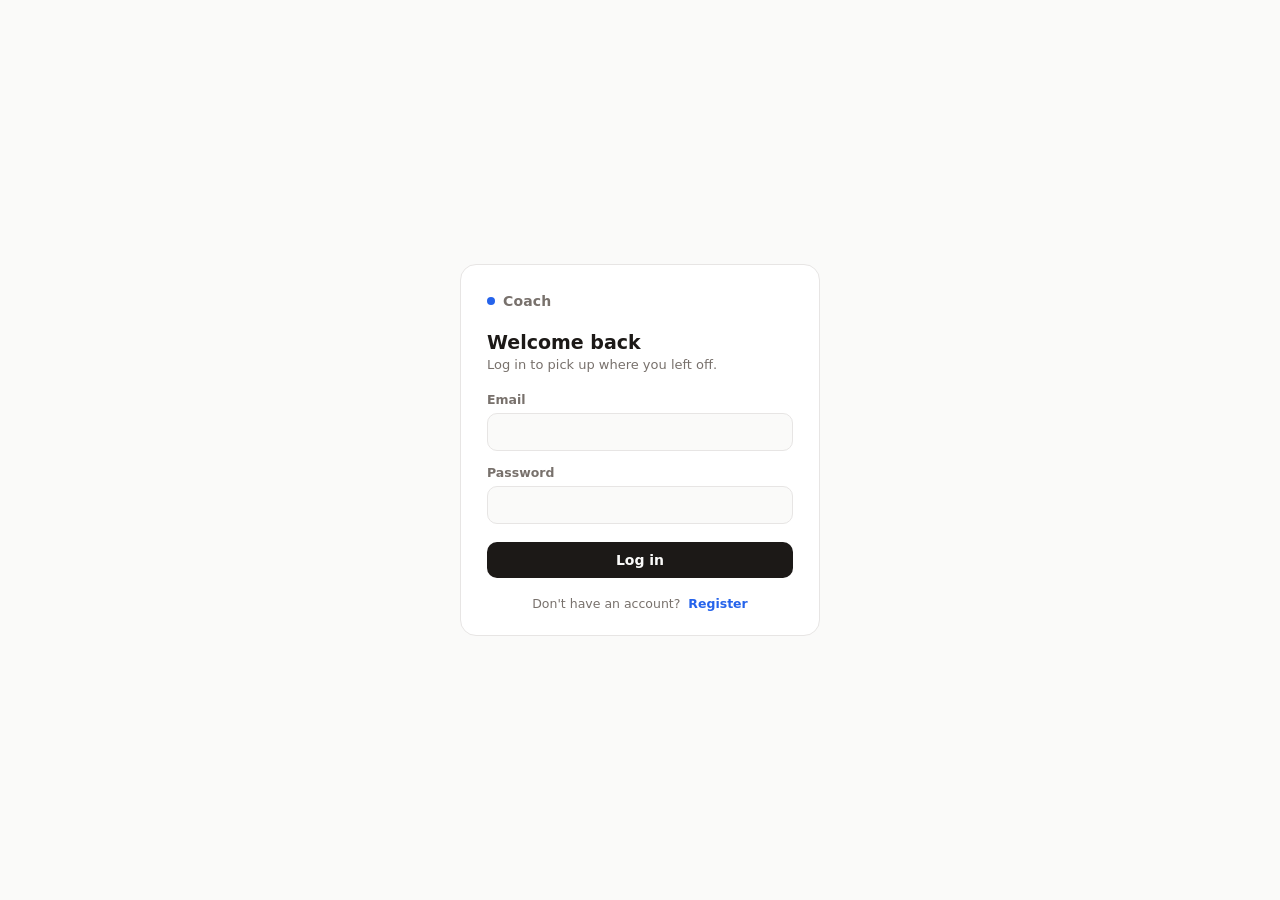
<file: web/login.html>
<!doctype html>
<html lang="en">
<head>
  <meta charset="utf-8" />
  <meta name="viewport" content="width=device-width, initial-scale=1" />
  <title>LeetCode Coach</title>
  <link rel="stylesheet" href="styles.css" />
</head>
<body>
  <div class="auth">
    <div class="auth__card">
      <div class="auth__brand">
        <span class="app__dot"></span>
        <span class="app__title">Coach</span>
      </div>

      <h1 class="auth__heading" id="authHeading">Welcome back</h1>
      <p class="auth__sub" id="authSub">Log in to pick up where you left off.</p>

      <form class="auth__form" id="authForm">
        <label class="auth__label">
          Email
          <input class="auth__input" id="email" type="email" autocomplete="email" required />
        </label>
        <label class="auth__label">
          Password
          <input class="auth__input" id="password" type="password" autocomplete="current-password" required />
        </label>
        <div class="auth__error" id="authError" hidden></div>
        <button class="auth__submit" id="authSubmit" type="submit">Log in</button>
      </form>

      <p class="auth__toggle">
        <span id="toggleText">Don't have an account?</span>
        <button class="auth__link" id="toggleBtn" type="button">Register</button>
      </p>
    </div>
  </div>

  <script src="login.js"></script>
</body>
</html>
</file>
<file: web/styles.css>
:root {
  --bg: #fafaf9;
  --surface: #ffffff;
  --border: #e7e5e4;
  --text: #1c1917;
  --text-dim: #78716c;
  --bubble-user: #1c1917;
  --bubble-user-text: #fafaf9;
  --bubble-coach: #f5f4f2;
  --accent: #2563eb;
  --danger: #b91c1c;
  --radius: 16px;
}

@media (prefers-color-scheme: dark) {
  :root {
    --bg: #191817;
    --surface: #211f1e;
    --border: #35322f;
    --text: #f2f0ee;
    --text-dim: #9c9891;
    --bubble-user: #f2f0ee;
    --bubble-user-text: #191817;
    --bubble-coach: #26241f;
    --accent: #6ea8ff;
    --danger: #ff8a8a;
  }
}

* {
  box-sizing: border-box;
}

/* `.chat`/`.calendar` set their own `display`, which — per the CSS cascade —
   outranks the UA stylesheet's `[hidden]{display:none}` at equal specificity.
   Without `!important` here, toggling the `hidden` attribute in JS does not
   actually hide the element. */
[hidden] {
  display: none !important;
}

html, body {
  height: 100%;
}

body {
  margin: 0;
  background: var(--bg);
  color: var(--text);
  font-family: -apple-system, "Segoe UI", Inter, system-ui, sans-serif;
  -webkit-font-smoothing: antialiased;
}

.app {
  display: flex;
  flex-direction: column;
  height: 100dvh;
  max-width: 1100px;
  margin: 0 auto;
}

.app__header {
  display: flex;
  align-items: center;
  justify-content: space-between;
  gap: 8px;
  padding: 18px 20px 14px;
  flex: 0 0 auto;
}

.app__brand {
  display: flex;
  align-items: center;
  gap: 8px;
}

.tabs {
  display: flex;
  gap: 2px;
  background: var(--bubble-coach);
  border-radius: 10px;
  padding: 3px;
}

.tabs__btn {
  border: none;
  background: transparent;
  color: var(--text-dim);
  font-size: 12.5px;
  font-weight: 600;
  padding: 6px 12px;
  border-radius: 8px;
  cursor: pointer;
  font-family: inherit;
}

.tabs__btn.is-active {
  background: var(--surface);
  color: var(--text);
  box-shadow: 0 1px 2px rgba(0, 0, 0, 0.06);
}

.app__logout {
  border: none;
  background: none;
  color: var(--text-dim);
  font-size: 12.5px;
  font-weight: 600;
  cursor: pointer;
  padding: 6px 4px;
  font-family: inherit;
  margin-left: 12px;
}

.app__logout:hover {
  color: var(--text);
}

.app__dot {
  width: 8px;
  height: 8px;
  border-radius: 50%;
  background: var(--accent);
}

.app__title {
  font-size: 14px;
  font-weight: 600;
  letter-spacing: 0.01em;
  color: var(--text-dim);
}

.chat {
  flex: 1 1 auto;
  overflow-y: auto;
  padding: 4px 20px 24px;
  display: flex;
  flex-direction: column;
  gap: 14px;
  max-width: 720px;
  width: 100%;
  margin: 0 auto;
}

.msg {
  display: flex;
  max-width: 88%;
  animation: rise 0.18s ease-out;
}

@keyframes rise {
  from { opacity: 0; transform: translateY(4px); }
  to { opacity: 1; transform: translateY(0); }
}

.msg--coach {
  align-self: flex-start;
}

.msg--user {
  align-self: flex-end;
}

.bubble {
  border-radius: var(--radius);
  padding: 11px 15px;
  font-size: 14.5px;
  line-height: 1.5;
  white-space: pre-wrap;
  word-break: break-word;
}

.msg--coach .bubble {
  background: var(--bubble-coach);
  color: var(--text);
  border-bottom-left-radius: 4px;
}

.msg--user .bubble {
  background: var(--bubble-user);
  color: var(--bubble-user-text);
  border-bottom-right-radius: 4px;
}

.bubble--error {
  color: var(--danger);
}

/* Plan card */
.plan {
  display: flex;
  flex-direction: column;
  gap: 10px;
}

.plan__focus {
  font-size: 11.5px;
  font-weight: 600;
  text-transform: uppercase;
  letter-spacing: 0.06em;
  color: var(--text-dim);
}

.plan__note {
  font-size: 14.5px;
}

.plan__items {
  display: flex;
  flex-direction: column;
  gap: 8px;
}

.item {
  background: var(--surface);
  border: 1px solid var(--border);
  border-radius: 12px;
  padding: 10px 12px;
}

.item__top {
  display: flex;
  align-items: baseline;
  justify-content: space-between;
  gap: 8px;
}

.item__title {
  font-weight: 600;
  font-size: 14px;
}

.item__tag {
  font-size: 10.5px;
  font-weight: 700;
  text-transform: uppercase;
  letter-spacing: 0.04em;
  padding: 2px 7px;
  border-radius: 999px;
  flex: 0 0 auto;
}

.item__tag--new {
  background: #dbeafe;
  color: #1d4ed8;
}

.item__tag--review {
  background: #dcfce7;
  color: #15803d;
}

@media (prefers-color-scheme: dark) {
  .item__tag--new { background: #1e3a5f; color: #93c5fd; }
  .item__tag--review { background: #163b26; color: #86efac; }
}

.item__meta {
  font-size: 12.5px;
  color: var(--text-dim);
  margin-top: 2px;
}

.item__reason {
  font-size: 12.5px;
  color: var(--text-dim);
  margin-top: 5px;
}

.plan__total {
  font-size: 12.5px;
  color: var(--text-dim);
}

/* Recap card */
.recap {
  display: flex;
  flex-direction: column;
  gap: 8px;
}

.recap__row {
  display: flex;
  align-items: baseline;
  gap: 7px;
  font-size: 14px;
}

.recap__check {
  color: #16a34a;
  flex: 0 0 auto;
}

.recap__outcome {
  color: var(--text-dim);
  font-size: 12.5px;
}

.recap__next {
  color: var(--text-dim);
  font-size: 12.5px;
}

.recap__note {
  font-size: 14.5px;
  margin-top: 2px;
}

.recap__unmatched {
  font-size: 12.5px;
  color: var(--text-dim);
}

/* Typing indicator */
.typing {
  display: inline-flex;
  gap: 3px;
  padding: 4px 2px;
}

.typing span {
  width: 5px;
  height: 5px;
  border-radius: 50%;
  background: var(--text-dim);
  animation: bounce 1.1s infinite ease-in-out;
}

.typing span:nth-child(2) { animation-delay: 0.15s; }
.typing span:nth-child(3) { animation-delay: 0.3s; }

@keyframes bounce {
  0%, 60%, 100% { transform: translateY(0); opacity: 0.5; }
  30% { transform: translateY(-3px); opacity: 1; }
}

/* Composer */
.composer {
  flex: 0 0 auto;
  display: flex;
  align-items: flex-end;
  gap: 8px;
  padding: 12px 20px 20px;
  max-width: 720px;
  width: 100%;
  margin: 0 auto;
}

.composer__input {
  flex: 1;
  resize: none;
  max-height: 140px;
  border: 1px solid var(--border);
  background: var(--surface);
  color: var(--text);
  border-radius: 20px;
  padding: 11px 16px;
  font-size: 14.5px;
  font-family: inherit;
  line-height: 1.4;
  outline: none;
  transition: border-color 0.15s;
}

.composer__input:focus {
  border-color: var(--accent);
}

.composer__send {
  flex: 0 0 auto;
  width: 38px;
  height: 38px;
  border-radius: 50%;
  border: none;
  background: var(--text);
  color: var(--bg);
  display: flex;
  align-items: center;
  justify-content: center;
  cursor: pointer;
  transition: opacity 0.15s, transform 0.1s;
}

.composer__send:active {
  transform: scale(0.94);
}

.composer__send:disabled {
  opacity: 0.35;
  cursor: default;
}

.chat::-webkit-scrollbar {
  width: 6px;
}

.chat::-webkit-scrollbar-thumb {
  background: var(--border);
  border-radius: 3px;
}

/* Calendar view */

.calendar {
  flex: 1 1 auto;
  overflow-y: auto;
  padding: 4px 20px 24px;
  display: flex;
  flex-direction: column;
  gap: 12px;
}

.calendar__nav {
  display: flex;
  align-items: center;
  justify-content: center;
  gap: 18px;
}

.calendar__label {
  font-size: 14.5px;
  font-weight: 600;
  min-width: 140px;
  text-align: center;
}

.calendar__navbtn {
  border: 1px solid var(--border);
  background: var(--surface);
  color: var(--text);
  width: 28px;
  height: 28px;
  border-radius: 50%;
  font-size: 15px;
  line-height: 1;
  cursor: pointer;
  display: flex;
  align-items: center;
  justify-content: center;
}

.calendar__weekdays {
  display: grid;
  grid-template-columns: repeat(7, 1fr);
  font-size: 11px;
  font-weight: 600;
  color: var(--text-dim);
  text-transform: uppercase;
  letter-spacing: 0.04em;
  text-align: center;
  padding: 0 2px;
}

.calendar__grid {
  display: grid;
  grid-template-columns: repeat(7, 1fr);
  gap: 5px;
}

.day {
  min-height: 132px;
  max-height: 260px;
  overflow-y: auto;
  border: 1px solid var(--border);
  border-radius: 10px;
  padding: 6px 6px 7px;
  display: flex;
  flex-direction: column;
  gap: 4px;
  background: var(--surface);
}

.day--outside {
  background: transparent;
  border-color: transparent;
}

.day--today {
  border-color: var(--accent);
}

.day__num {
  font-size: 10.5px;
  color: var(--text-dim);
  font-weight: 600;
  padding: 0 1px;
}

.day--today .day__num {
  color: var(--accent);
}

.day__bar {
  font-size: 11px;
  font-weight: 600;
  line-height: 1.3;
  padding: 4px 7px;
  border-radius: 6px;
  color: #ffffff;
  white-space: normal;
  word-break: break-word;
  flex: 0 0 auto;
}

.day__bar--green { background: #16a34a; }
.day__bar--yellow { background: #ca8a04; }
.day__bar--red { background: #dc2626; }

.calendar__legend {
  display: flex;
  flex-wrap: wrap;
  gap: 14px;
  font-size: 12px;
  color: var(--text-dim);
  padding-top: 4px;
}

.calendar__legend span {
  display: inline-flex;
  align-items: center;
  gap: 6px;
}

.legend-dot {
  width: 9px;
  height: 9px;
  border-radius: 3px;
  display: inline-block;
}

.legend-dot--green { background: #16a34a; }
.legend-dot--yellow { background: #ca8a04; }
.legend-dot--red { background: #dc2626; }

.day::-webkit-scrollbar {
  width: 4px;
}

.day::-webkit-scrollbar-thumb {
  background: var(--border);
  border-radius: 2px;
}

/* Roadmap view */

.roadmap {
  flex: 1 1 auto;
  overflow-y: auto;
  padding: 4px 20px 24px;
  display: flex;
  flex-direction: column;
  gap: 14px;
}

.roadmap__crumb {
  font-size: 13px;
  color: var(--text-dim);
  display: flex;
  align-items: center;
  gap: 6px;
  min-height: 20px;
}

.roadmap__crumb button {
  border: none;
  background: none;
  color: var(--accent);
  font-size: 13px;
  font-weight: 600;
  cursor: pointer;
  padding: 0;
  font-family: inherit;
}

.roadmap__topics {
  display: grid;
  grid-template-columns: repeat(auto-fill, minmax(180px, 1fr));
  gap: 10px;
}

.topic-card {
  text-align: left;
  border: 1px solid var(--border);
  background: var(--surface);
  border-radius: 12px;
  padding: 14px 15px;
  cursor: pointer;
  font-family: inherit;
  display: flex;
  flex-direction: column;
  gap: 8px;
  transition: border-color 0.15s;
}

.topic-card:hover {
  border-color: var(--accent);
}

.topic-card__name {
  font-size: 14px;
  font-weight: 600;
}

.topic-card__count {
  font-size: 12px;
  color: var(--text-dim);
}

.topic-card__bar {
  height: 5px;
  border-radius: 3px;
  background: var(--bubble-coach);
  overflow: hidden;
}

.topic-card__bar-fill {
  height: 100%;
  background: #16a34a;
  border-radius: 3px;
}

.roadmap__table-wrap {
  overflow-x: auto;
  border: 1px solid var(--border);
  border-radius: 12px;
}

.roadmap__table {
  width: 100%;
  border-collapse: collapse;
  font-size: 13.5px;
}

.roadmap__table th {
  text-align: left;
  font-size: 11px;
  font-weight: 700;
  text-transform: uppercase;
  letter-spacing: 0.04em;
  color: var(--text-dim);
  padding: 10px 12px;
  border-bottom: 1px solid var(--border);
  white-space: nowrap;
}

.roadmap__table th.sortable {
  cursor: pointer;
  user-select: none;
}

.roadmap__table th.sortable:hover {
  color: var(--text);
}

.roadmap__table th .sort-arrow {
  margin-left: 3px;
  opacity: 0.6;
}

.roadmap__table td {
  padding: 9px 12px;
  border-bottom: 1px solid var(--border);
  vertical-align: middle;
}

.roadmap__table tr:last-child td {
  border-bottom: none;
}

.col-status, .col-star {
  width: 44px;
  text-align: center;
}

.status-dot {
  width: 18px;
  height: 18px;
  border-radius: 50%;
  border: 1.5px solid var(--border);
  display: inline-flex;
  align-items: center;
  justify-content: center;
  font-size: 11px;
  color: transparent;
}

.status-dot.is-solved {
  background: #16a34a;
  border-color: #16a34a;
  color: #fff;
}

.star-btn {
  border: none;
  background: none;
  cursor: pointer;
  font-size: 16px;
  color: var(--border);
  line-height: 1;
  padding: 2px;
}

.star-btn.is-starred {
  color: #eab308;
}

.diff {
  font-weight: 600;
  font-size: 12.5px;
}

.diff--easy { color: #16a34a; }
.diff--medium { color: #ca8a04; }
.diff--hard { color: #dc2626; }

/* Auth (login / register) */

.auth {
  min-height: 100dvh;
  display: flex;
  align-items: center;
  justify-content: center;
  padding: 24px;
}

.auth__card {
  width: 100%;
  max-width: 360px;
  background: var(--surface);
  border: 1px solid var(--border);
  border-radius: 16px;
  padding: 28px 26px 24px;
}

.auth__brand {
  display: flex;
  align-items: center;
  gap: 8px;
  margin-bottom: 22px;
}

.auth__heading {
  font-size: 19px;
  font-weight: 700;
  margin: 0 0 4px;
}

.auth__sub {
  font-size: 13px;
  color: var(--text-dim);
  margin: 0 0 20px;
}

.auth__form {
  display: flex;
  flex-direction: column;
  gap: 14px;
}

.auth__label {
  display: flex;
  flex-direction: column;
  gap: 6px;
  font-size: 12.5px;
  font-weight: 600;
  color: var(--text-dim);
}

.auth__input {
  border: 1px solid var(--border);
  background: var(--bg);
  color: var(--text);
  border-radius: 10px;
  padding: 10px 12px;
  font-size: 14px;
  font-family: inherit;
  outline: none;
}

.auth__input:focus {
  border-color: var(--accent);
}

.auth__error {
  font-size: 12.5px;
  color: var(--danger);
}

.auth__submit {
  border: none;
  background: var(--text);
  color: var(--bg);
  border-radius: 10px;
  padding: 10px;
  font-size: 14px;
  font-weight: 600;
  font-family: inherit;
  cursor: pointer;
  margin-top: 4px;
}

.auth__submit:disabled {
  opacity: 0.5;
  cursor: default;
}

.auth__toggle {
  text-align: center;
  font-size: 12.5px;
  color: var(--text-dim);
  margin: 18px 0 0;
}

.auth__link {
  border: none;
  background: none;
  color: var(--accent);
  font-weight: 600;
  font-size: 12.5px;
  cursor: pointer;
  padding: 0 0 0 4px;
  font-family: inherit;
}
</file>
